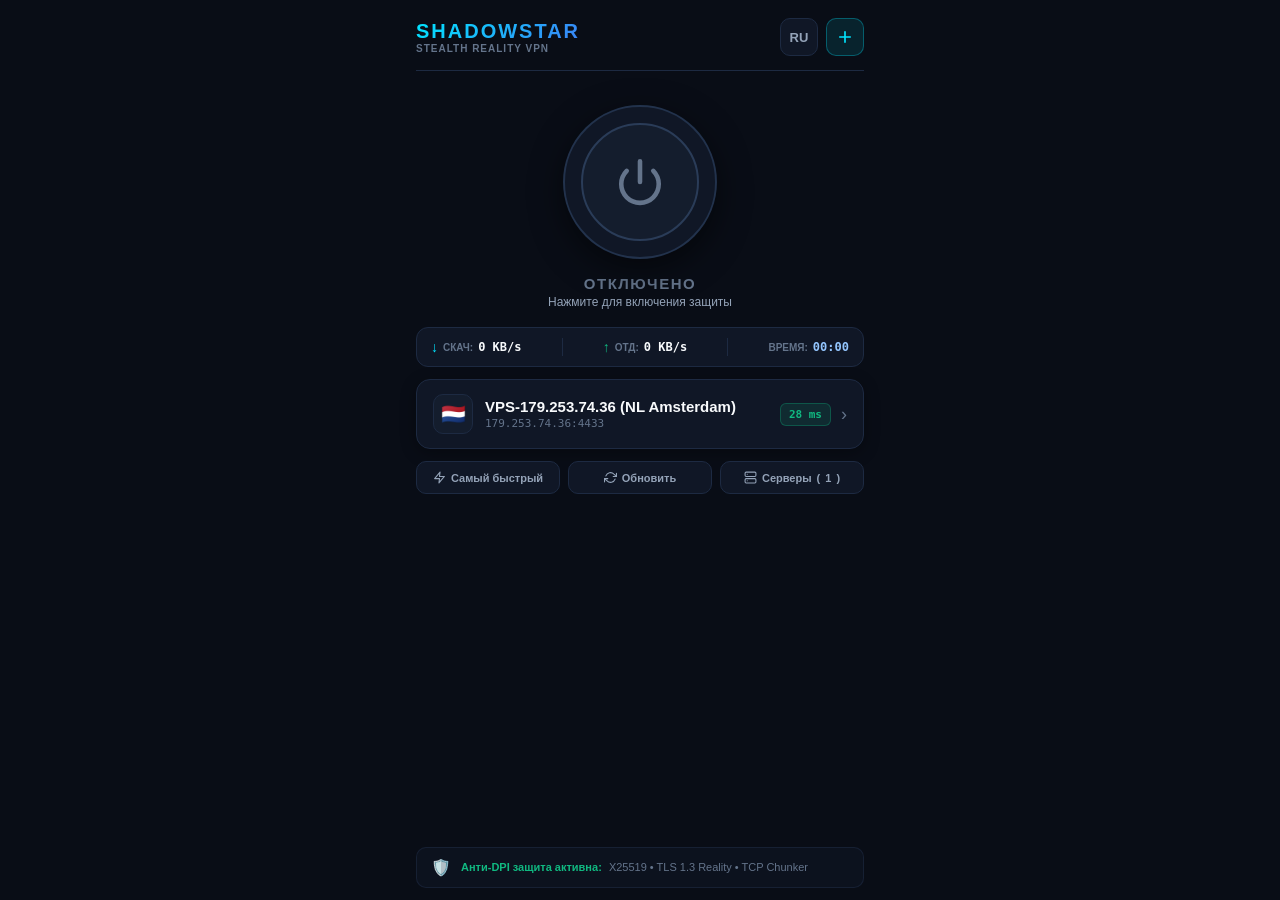
<file: mobile/web/index.html>
<!DOCTYPE html>
<html lang="ru">
<head>
  <meta charset="UTF-8">
  <meta name="viewport" content="width=device-width, initial-scale=1.0, maximum-scale=1.0, user-scalable=no, viewport-fit=cover">
  <title>ShadowStar Mobile VPN</title>
  <meta name="theme-color" content="#090D16">
  <meta name="apple-mobile-web-app-capable" content="yes">
  <meta name="apple-mobile-web-app-status-bar-style" content="black-translucent">
  <link rel="icon" type="image/x-icon" href="./favicon.ico">
  <link rel="manifest" href="./manifest.json">
  <link rel="stylesheet" href="./style.css">
</head>
<body>

  <div class="mobile-container">
    <!-- Header -->
    <header class="app-header">
      <div class="brand-group">
        <div class="brand-title">SHADOWSTAR</div>
        <div class="brand-sub">STEALTH REALITY VPN</div>
      </div>
      <div class="header-actions">
        <button class="update-badge" id="header-update-badge" style="display: none;" onclick="openUpdateModal()" title="Доступно обновление">
          ★ <span id="header-update-tag">NEW</span>
        </button>
        <button class="header-btn" onclick="toggleLanguage()" id="lang-btn" title="RU / EN">RU</button>
        <button class="header-btn primary" onclick="openAddModal()" title="Добавить узел">
          <svg class="icon" viewBox="0 0 24 24"><path d="M12 5v14M5 12h14"/></svg>
        </button>
      </div>
    </header>

    <!-- Update Notification Banner -->
    <div class="update-banner" id="update-banner" style="display: none;" onclick="openUpdateModal()">
      <div class="update-banner-left">
        <span class="update-dot"></span>
        <div>
          <div class="update-banner-title" data-i18n="updateBannerTitle">Доступно обновление</div>
          <div class="update-banner-sub" id="update-banner-sub">ShadowStar v1.4.1</div>
        </div>
      </div>
      <button class="update-banner-btn" type="button" data-i18n="btnUpdate">Обновить</button>
    </div>

    <!-- Main Single-Screen Dashboard -->
    <main class="dashboard-main">
      <!-- Big Center Power Button -->
      <section class="power-section">
        <div class="power-btn-outer" id="power-btn" onclick="toggleConnect()">
          <div class="power-btn-inner">
            <svg class="power-svg" viewBox="0 0 24 24">
              <path d="M18.36 6.64a9 9 0 1 1-12.73 0M12 2v10"/>
            </svg>
          </div>
        </div>
        <div class="status-badge" id="status-badge" data-i18n="statusOff">ОТКЛЮЧЕНО</div>
        <div class="status-sub" id="status-sub" data-i18n="statusSubOff">Нажмите для включения защиты</div>
      </section>

      <!-- Compact Telemetry Speed Bar -->
      <section class="telemetry-bar">
        <div class="telem-item">
          <span class="telem-arrow down">↓</span>
          <span class="telem-label" data-i18n="downShort">СКАЧ:</span>
          <span class="telem-val" id="speed-down-val">0 KB/s</span>
        </div>
        <div class="telem-divider"></div>
        <div class="telem-item">
          <span class="telem-arrow up">↑</span>
          <span class="telem-label" data-i18n="upShort">ОТД:</span>
          <span class="telem-val" id="speed-up-val">0 KB/s</span>
        </div>
        <div class="telem-divider"></div>
        <div class="telem-item">
          <span class="telem-label" data-i18n="timeShort">ВРЕМЯ:</span>
          <span class="telem-val uptime" id="uptime-val">00:00</span>
        </div>
      </section>

      <!-- Active Server Selector Card (Tap opens bottom sheet) -->
      <section class="active-server-card" onclick="openServersSheet()" id="active-server-card">
        <div class="server-card-left">
          <div class="server-flag-box" id="active-flag">🌐</div>
          <div class="server-info">
            <div class="server-name" id="active-server-name" data-i18n="noNodes">Нет серверов</div>
            <div class="server-addr" id="active-server-addr">Нажмите, чтобы добавить</div>
          </div>
        </div>
        <div class="server-card-right">
          <span class="server-ping-badge" id="active-server-ping">-- ms</span>
          <span class="server-chevron">›</span>
        </div>
      </section>

      <!-- Quick Action Buttons -->
      <section class="quick-actions">
        <button class="action-pill" onclick="selectAutoBest()" title="Самый быстрый сервер">
          <svg class="icon-inline" viewBox="0 0 24 24"><polygon points="13 2 3 14 12 14 11 22 21 10 12 10 13 2"/></svg>
          <span data-i18n="toolFastest">Самый быстрый</span>
        </button>
        <button class="action-pill" onclick="updateSubscriptionNow()" title="Обновить список серверов">
          <svg class="icon-inline" viewBox="0 0 24 24"><path d="M23 4v6h-6M1 20v-6h6"/><path d="M3.51 9a9 9 0 0 1 14.85-3.36L23 10M1 14l4.64 4.36A9 9 0 0 0 20.49 15"/></svg>
          <span data-i18n="toolUpdateSub">Обновить</span>
        </button>
        <button class="action-pill" onclick="openServersSheet()" title="Все серверы">
          <svg class="icon-inline" viewBox="0 0 24 24"><rect x="2" y="2" width="20" height="8" rx="2"/><rect x="2" y="14" width="20" height="8" rx="2"/><line x1="6" y1="6" x2="6.01" y2="6"/><line x1="6" y1="18" x2="6.01" y2="18"/></svg>
          <span data-i18n="tabServers">Серверы</span> (<span id="nodes-count-pill">0</span>)
        </button>
      </section>

      <!-- Subtle Stealth Camouflage Status -->
      <section class="stealth-footer">
        <div class="stealth-shield-icon">🛡️</div>
        <div class="stealth-text">
          <span class="stealth-label" data-i18n="shieldActive">Анти-DPI защита активна:</span>
          <span class="stealth-sub">X25519 • TLS 1.3 Reality • TCP Chunker</span>
        </div>
      </section>
    </main>
  </div>

  <!-- Server Selection Bottom Sheet -->
  <div class="modal-overlay" id="sheet-servers">
    <div class="modal-sheet">
      <div class="sheet-handle"></div>
      <div class="modal-header">
        <div class="modal-title">
          <span data-i18n="nodesHeader">Серверы</span> (<span id="servers-sheet-count">0</span>)
        </div>
        <button class="modal-close" onclick="closeModal('sheet-servers')">
          <svg class="icon" viewBox="0 0 24 24"><path d="M18 6L6 18M6 6l12 12"/></svg>
        </button>
      </div>

      <div class="sheet-toolbar">
        <button class="sheet-tool-btn" onclick="selectAutoBest()">
          ⚡ <span data-i18n="toolFastest">Самый быстрый</span>
        </button>
        <button class="sheet-tool-btn" onclick="updateSubscriptionNow()">
          🔄 <span data-i18n="toolUpdateSub">Синхронизация</span>
        </button>
        <button class="sheet-tool-btn primary" onclick="closeModal('sheet-servers'); openAddModal();">
          ➕ <span data-i18n="btnAddShort">Добавить</span>
        </button>
      </div>

      <div class="sheet-servers-list" id="sheet-servers-list">
        <!-- Rendered dynamically via JavaScript -->
      </div>
    </div>
  </div>

  <!-- Simplified 1-Field Smart Add Modal -->
  <div class="modal-overlay" id="modal-add">
    <div class="modal-sheet">
      <div class="sheet-handle"></div>
      <div class="modal-header">
        <div class="modal-title" data-i18n="modalAddTitle">Добавить узел или подписку</div>
        <button class="modal-close" onclick="closeModal('modal-add')">
          <svg class="icon" viewBox="0 0 24 24"><path d="M18 6L6 18M6 6l12 12"/></svg>
        </button>
      </div>

      <div class="smart-input-box">
        <label class="input-label" data-i18n="smartInputLabel">Ключ, ссылка shadowstar:// или URL подписки</label>
        <textarea class="smart-textarea" id="smart-input" rows="3" data-i18n-ph="smartInputPh" placeholder="Вставьте shadowstar:// ссылку, IP:Port:Key, мастер-ключ или https:// URL подписки"></textarea>
        
        <div class="smart-btn-row">
          <button class="paste-btn" type="button" onclick="pasteSmartInput()">
            <svg class="icon-sm" viewBox="0 0 24 24"><path d="M16 4h2a2 2 0 0 1 2 2v14a2 2 0 0 1-2 2H6a2 2 0 0 1-2-2V6a2 2 0 0 1 2-2h2"/><rect x="8" y="2" width="8" height="4" rx="1" ry="1"/></svg>
            <span data-i18n="btnPaste">Вставить из буфера</span>
          </button>
          <button class="clear-btn" type="button" onclick="document.getElementById('smart-input').value=''">✕</button>
        </div>
      </div>

      <div class="smart-hints">
        <div class="hint-bullet">• <b>shadowstar://</b> — автоматический импорт параметров узла</div>
        <div class="hint-bullet">• <b>IP:Port:Key</b> — быстрое ручное подключение</div>
        <div class="hint-bullet">• <b>32-байтный ключ</b> — мгновенное подключение к дефолтному серверу</div>
        <div class="hint-bullet">• <b>https://...</b> — загрузка списка узлов из внешней подписки</div>
      </div>

      <button class="btn-primary" type="button" onclick="submitSmartInput()" data-i18n="btnAddConnect">Добавить и подключить</button>
    </div>
  </div>

  <!-- Update Modal (GitHub Release) -->
  <div class="modal-overlay" id="modal-update">
    <div class="modal-sheet">
      <div class="sheet-handle"></div>
      <div class="modal-header">
        <div class="modal-title" data-i18n="updateModalTitle">Обновление ShadowStar</div>
        <button class="modal-close" onclick="closeModal('modal-update')">
          <svg class="icon" viewBox="0 0 24 24"><path d="M18 6L6 18M6 6l12 12"/></svg>
        </button>
      </div>

      <div class="update-modal-body">
        <div class="update-tag-row">
          <span class="update-new-tag" id="update-new-tag">v1.4.1</span>
          <span class="update-cur-tag" id="update-cur-tag">текущая: v1.4.0</span>
        </div>
        <div class="update-notes-box" id="update-notes-box">
          Загрузка информации о релизе...
        </div>

        <div id="update-progress-container" style="display: none; margin: 16px 0;">
          <div class="progress-label" id="update-progress-status">Скачивание...</div>
          <div class="progress-bar-bg">
            <div class="progress-bar-fill" id="update-progress-fill" style="width: 0%;"></div>
          </div>
        </div>

        <div class="update-btn-group">
          <button class="btn-primary" id="btn-apply-update" onclick="applyUpdateNow()" data-i18n="btnInstallUpdate">
            Установить обновление
          </button>
          <a class="btn-secondary" id="btn-apk-download" href="#" onclick="openApkDownload(event)" style="display: none; text-align: center; text-decoration: none;" data-i18n="btnDownloadApk">
            Скачать ShadowStar.apk
          </a>
        </div>
      </div>
    </div>
  </div>

  <!-- Floating Toast Notification -->
  <div class="toast" id="toast">Уведомление</div>

  <script src="./app.js"></script>
</body>
</html>
</file>
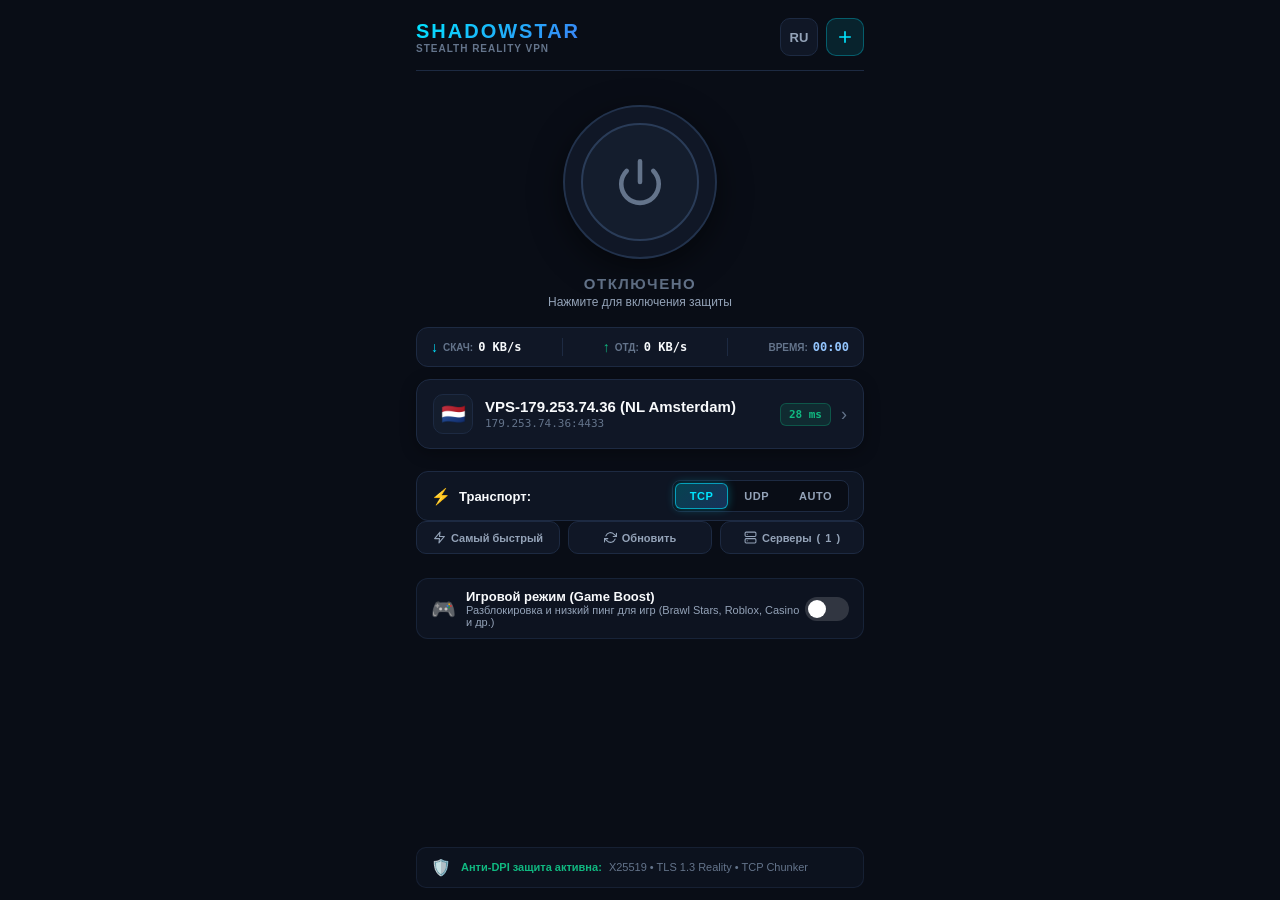
<file: pkg/mobile/web/index.html>
<!DOCTYPE html>
<html lang="ru">
<head>
  <meta charset="UTF-8">
  <meta name="viewport" content="width=device-width, initial-scale=1.0, maximum-scale=1.0, user-scalable=no, viewport-fit=cover">
  <title>ShadowStar Mobile VPN</title>
  <meta name="theme-color" content="#090D16">
  <meta name="apple-mobile-web-app-capable" content="yes">
  <meta name="apple-mobile-web-app-status-bar-style" content="black-translucent">
  <link rel="icon" type="image/x-icon" href="./favicon.ico">
  <link rel="manifest" href="./manifest.json">
  <link rel="stylesheet" href="./style.css">
</head>
<body>

  <div class="mobile-container">
    <!-- Header -->
    <header class="app-header">
      <div class="brand-group">
        <div class="brand-title">SHADOWSTAR</div>
        <div class="brand-sub">STEALTH REALITY VPN</div>
      </div>
      <div class="header-actions">
        <button class="update-badge" id="header-update-badge" style="display: none;" onclick="openUpdateModal()" title="Доступно обновление">
          ★ <span id="header-update-tag">NEW</span>
        </button>
        <button class="header-btn" onclick="toggleLanguage()" id="lang-btn" title="RU / EN">RU</button>
        <button class="header-btn primary" onclick="openAddModal()" title="Добавить узел">
          <svg class="icon" viewBox="0 0 24 24"><path d="M12 5v14M5 12h14"/></svg>
        </button>
      </div>
    </header>

    <!-- Update Notification Banner -->
    <div class="update-banner" id="update-banner" style="display: none;" onclick="openUpdateModal()">
      <div class="update-banner-left">
        <span class="update-dot"></span>
        <div>
          <div class="update-banner-title" data-i18n="updateBannerTitle">Доступно обновление</div>
          <div class="update-banner-sub" id="update-banner-sub">ShadowStar</div>
        </div>
      </div>
      <div style="display: flex; align-items: center; gap: 8px;">
        <button class="update-banner-btn" type="button" data-i18n="btnUpdate">Обновить</button>
        <button class="update-banner-close" type="button" onclick="dismissUpdateBanner(event)" title="Закрыть" aria-label="Закрыть">✕</button>
      </div>
    </div>

    <!-- Main Single-Screen Dashboard -->
    <main class="dashboard-main">
      <!-- Big Center Power Button -->
      <section class="power-section">
        <div class="power-btn-outer" id="power-btn" onclick="toggleConnect()">
          <div class="power-btn-inner">
            <svg class="power-svg" viewBox="0 0 24 24">
              <path d="M18.36 6.64a9 9 0 1 1-12.73 0M12 2v10"/>
            </svg>
          </div>
        </div>
        <div class="status-badge" id="status-badge" data-i18n="statusOff">ОТКЛЮЧЕНО</div>
        <div class="status-sub" id="status-sub" data-i18n="statusSubOff">Нажмите для включения защиты</div>
      </section>

      <!-- Compact Telemetry Speed Bar -->
      <section class="telemetry-bar">
        <div class="telem-item">
          <span class="telem-arrow down">↓</span>
          <span class="telem-label" data-i18n="downShort">СКАЧ:</span>
          <span class="telem-val" id="speed-down-val">0 KB/s</span>
        </div>
        <div class="telem-divider"></div>
        <div class="telem-item">
          <span class="telem-arrow up">↑</span>
          <span class="telem-label" data-i18n="upShort">ОТД:</span>
          <span class="telem-val" id="speed-up-val">0 KB/s</span>
        </div>
        <div class="telem-divider"></div>
        <div class="telem-item">
          <span class="telem-label" data-i18n="timeShort">ВРЕМЯ:</span>
          <span class="telem-val uptime" id="uptime-val">00:00</span>
        </div>
      </section>

      <!-- Active Server Selector Card (Tap opens bottom sheet) -->
      <section class="active-server-card" onclick="openServersSheet()" id="active-server-card">
        <div class="server-card-left">
          <div class="server-flag-box" id="active-flag">🌐</div>
          <div class="server-info">
            <div class="server-name" id="active-server-name" data-i18n="noNodes">Нет серверов</div>
            <div class="server-addr" id="active-server-addr">Нажмите, чтобы добавить</div>
          </div>
        </div>
        <div class="server-card-right">
          <span class="server-ping-badge" id="active-server-ping">-- ms</span>
          <span class="server-chevron">›</span>
        </div>
      </section>

      <!-- Protocol Transport Segmented Control (TCP / UDP / Auto) -->
      <section class="transport-segment-card">
        <div class="transport-label-group">
          <span class="transport-icon">⚡</span>
          <span class="transport-label" data-i18n="transportLabel">Транспорт:</span>
        </div>
        <div class="segmented-control" id="transport-segmented">
          <button type="button" class="segment-btn active" data-val="tcp" onclick="selectTransport('tcp')">TCP</button>
          <button type="button" class="segment-btn" data-val="udp" onclick="selectTransport('udp')">UDP</button>
          <button type="button" class="segment-btn" data-val="auto" onclick="selectTransport('auto')">AUTO</button>
        </div>
      </section>

      <!-- Quick Action Buttons -->
      <section class="quick-actions">
        <button class="action-pill" onclick="selectAutoBest()" title="Самый быстрый сервер">
          <svg class="icon-inline" viewBox="0 0 24 24"><polygon points="13 2 3 14 12 14 11 22 21 10 12 10 13 2"/></svg>
          <span data-i18n="toolFastest">Самый быстрый</span>
        </button>
        <button class="action-pill" onclick="updateSubscriptionNow()" title="Обновить список серверов">
          <svg class="icon-inline" viewBox="0 0 24 24"><path d="M23 4v6h-6M1 20v-6h6"/><path d="M3.51 9a9 9 0 0 1 14.85-3.36L23 10M1 14l4.64 4.36A9 9 0 0 0 20.49 15"/></svg>
          <span data-i18n="toolUpdateSub">Обновить</span>
        </button>
        <button class="action-pill" onclick="openServersSheet()" title="Все серверы">
          <svg class="icon-inline" viewBox="0 0 24 24"><rect x="2" y="2" width="20" height="8" rx="2"/><rect x="2" y="14" width="20" height="8" rx="2"/><line x1="6" y1="6" x2="6.01" y2="6"/><line x1="6" y1="18" x2="6.01" y2="18"/></svg>
          <span data-i18n="tabServers">Серверы</span> (<span id="nodes-count-pill">0</span>)
        </button>
      </section>

      <!-- Game Mode / Low-Latency Game Boost Switch -->
      <section class="game-mode-card" id="game-mode-card">
        <div class="game-mode-left">
          <span class="game-mode-icon">🎮</span>
          <div class="game-mode-info">
            <div class="game-mode-title" data-i18n="gameModeTitle">Игровой режим (Game Boost)</div>
            <div class="game-mode-sub" data-i18n="gameModeSub">Разблокировка и низкий пинг для игр (Brawl Stars, Roblox, Casino и др.)</div>
          </div>
        </div>
        <label class="toggle-switch" title="Включить игровой режим (минимальный пинг и доступ к заблокированным играм)">
          <input type="checkbox" id="game-mode-toggle" onchange="toggleGameMode(this.checked)">
          <span class="toggle-slider"></span>
        </label>
      </section>

      <!-- Subtle Stealth Camouflage Status -->
      <section class="stealth-footer">
        <div class="stealth-shield-icon">🛡️</div>
        <div class="stealth-text">
          <span class="stealth-label" data-i18n="shieldActive">Анти-DPI защита активна:</span>
          <span class="stealth-sub">X25519 • TLS 1.3 Reality • TCP Chunker</span>
        </div>
      </section>
    </main>
  </div>

  <!-- Server Selection Bottom Sheet -->
  <div class="modal-overlay" id="sheet-servers">
    <div class="modal-sheet">
      <div class="sheet-handle"></div>
      <div class="modal-header">
        <div class="modal-title">
          <span data-i18n="nodesHeader">Серверы</span> (<span id="servers-sheet-count">0</span>)
        </div>
        <button class="modal-close" onclick="closeModal('sheet-servers')">
          <svg class="icon" viewBox="0 0 24 24"><path d="M18 6L6 18M6 6l12 12"/></svg>
        </button>
      </div>

      <div class="sheet-toolbar">
        <button class="sheet-tool-btn" onclick="selectAutoBest()">
          ⚡ <span data-i18n="toolFastest">Самый быстрый</span>
        </button>
        <button class="sheet-tool-btn" onclick="updateSubscriptionNow()">
          🔄 <span data-i18n="toolUpdateSub">Синхронизация</span>
        </button>
        <button class="sheet-tool-btn primary" onclick="closeModal('sheet-servers'); openAddModal();">
          ➕ <span data-i18n="btnAddShort">Добавить</span>
        </button>
      </div>

      <div class="sheet-servers-list" id="sheet-servers-list">
        <!-- Rendered dynamically via JavaScript -->
      </div>
    </div>
  </div>

  <!-- Simplified 1-Field Smart Add Modal -->
  <div class="modal-overlay" id="modal-add">
    <div class="modal-sheet">
      <div class="sheet-handle"></div>
      <div class="modal-header">
        <div class="modal-title" data-i18n="modalAddTitle">Добавить узел или подписку</div>
        <button class="modal-close" onclick="closeModal('modal-add')">
          <svg class="icon" viewBox="0 0 24 24"><path d="M18 6L6 18M6 6l12 12"/></svg>
        </button>
      </div>

      <div class="smart-input-box">
        <label class="input-label" data-i18n="smartInputLabel">Ключ, ссылка shadowstar:// или URL подписки</label>
        <textarea class="smart-textarea" id="smart-input" rows="3" data-i18n-ph="smartInputPh" placeholder="Вставьте shadowstar:// ссылку, IP:Port:Key, мастер-ключ или https:// URL подписки"></textarea>
        
        <div class="smart-btn-row">
          <button class="paste-btn" type="button" onclick="pasteSmartInput()">
            <svg class="icon-sm" viewBox="0 0 24 24"><path d="M16 4h2a2 2 0 0 1 2 2v14a2 2 0 0 1-2 2H6a2 2 0 0 1-2-2V6a2 2 0 0 1 2-2h2"/><rect x="8" y="2" width="8" height="4" rx="1" ry="1"/></svg>
            <span data-i18n="btnPaste">Вставить из буфера</span>
          </button>
          <button class="clear-btn" type="button" onclick="document.getElementById('smart-input').value=''">✕</button>
        </div>
      </div>

      <div class="smart-hints">
        <div class="hint-bullet">• <b>shadowstar://</b> — автоматический импорт параметров узла</div>
        <div class="hint-bullet">• <b>IP:Port:Key</b> — быстрое ручное подключение</div>
        <div class="hint-bullet">• <b>32-байтный ключ</b> — мгновенное подключение к дефолтному серверу</div>
        <div class="hint-bullet">• <b>https://...</b> — загрузка списка узлов из внешней подписки</div>
      </div>

      <button class="btn-primary" type="button" onclick="submitSmartInput()" data-i18n="btnAddConnect">Добавить и подключить</button>
    </div>
  </div>

  <!-- Update Modal (GitHub Release) -->
  <div class="modal-overlay" id="modal-update">
    <div class="modal-sheet">
      <div class="sheet-handle"></div>
      <div class="modal-header">
        <div class="modal-title" data-i18n="updateModalTitle">Обновление ShadowStar</div>
        <button class="modal-close" onclick="closeModal('modal-update')">
          <svg class="icon" viewBox="0 0 24 24"><path d="M18 6L6 18M6 6l12 12"/></svg>
        </button>
      </div>

      <div class="update-modal-body">
        <div class="update-tag-row">
          <span class="update-new-tag" id="update-new-tag">v1.4.1</span>
          <span class="update-cur-tag" id="update-cur-tag">текущая: v1.4.0</span>
        </div>
        <div class="update-notes-box" id="update-notes-box">
          Загрузка информации о релизе...
        </div>

        <div id="update-progress-container" style="display: none; margin: 16px 0;">
          <div class="progress-label" id="update-progress-status">Скачивание...</div>
          <div class="progress-bar-bg">
            <div class="progress-bar-fill" id="update-progress-fill" style="width: 0%;"></div>
          </div>
        </div>

        <div class="update-btn-group">
          <button class="btn-primary" id="btn-apply-update" onclick="applyUpdateNow()" data-i18n="btnInstallUpdate">
            Установить обновление
          </button>
          <a class="btn-secondary" id="btn-apk-download" href="#" onclick="openApkDownload(event)" style="display: none; text-align: center; text-decoration: none;" data-i18n="btnDownloadApk">
            Скачать ShadowStar.apk
          </a>
        </div>
      </div>
    </div>
  </div>

  <!-- Floating Toast Notification -->
  <div class="toast" id="toast">Уведомление</div>

  <script src="./app.js"></script>
</body>
</html>
</file>
<file: mobile/web/style.css>
:root {
  --bg-primary: #090D16;
  --bg-card: #101726;
  --bg-card-hover: #162238;
  --bg-card-active: #142034;
  --border-subtle: #1D2A42;
  --border-focus: #283954;
  --accent-cyan: #00E5FF;
  --accent-green: #10B981;
  --accent-red: #EF4444;
  --accent-amber: #F59E0B;
  --text-main: #F8FAFC;
  --text-muted: #94A3B8;
  --text-dim: #64748B;
  --font-family: -apple-system, BlinkMacSystemFont, "Segoe UI", Roboto, "Helvetica Neue", sans-serif;
  --font-mono: ui-monospace, SFMono-Regular, Menlo, Monaco, Consolas, monospace;
}

* {
  box-sizing: border-box;
  margin: 0;
  padding: 0;
  -webkit-tap-highlight-color: transparent;
}

body {
  background: var(--bg-primary);
  color: var(--text-main);
  font-family: var(--font-family);
  min-height: 100vh;
  padding-bottom: env(safe-area-inset-bottom, 20px);
  overflow-x: hidden;
  user-select: none;
}

.mobile-container {
  max-width: 480px;
  margin: 0 auto;
  padding: 12px 16px;
  display: flex;
  flex-direction: column;
  min-height: 100vh;
  box-sizing: border-box;
}

/* Header */
.app-header {
  display: flex;
  justify-content: space-between;
  align-items: center;
  padding: 6px 0 14px;
  border-bottom: 1px solid var(--border-subtle);
}

.brand-group {
  display: flex;
  flex-direction: column;
}

.brand-title {
  font-size: 20px;
  font-weight: 800;
  letter-spacing: 2px;
  background: linear-gradient(135deg, #00E5FF, #3B82F6);
  -webkit-background-clip: text;
  -webkit-text-fill-color: transparent;
}

.brand-sub {
  font-size: 10px;
  color: var(--text-dim);
  font-weight: 600;
  letter-spacing: 1px;
}

.header-actions {
  display: flex;
  align-items: center;
  gap: 8px;
}

.update-badge {
  background: rgba(245, 158, 11, 0.15);
  border: 1px solid rgba(245, 158, 11, 0.4);
  color: #FBBF24;
  padding: 6px 10px;
  border-radius: 8px;
  font-size: 11px;
  font-weight: 800;
  cursor: pointer;
  display: flex;
  align-items: center;
  gap: 4px;
  animation: pulseGold 2s infinite ease-in-out;
}

@keyframes pulseGold {
  0%, 100% { transform: scale(1); box-shadow: 0 0 0 rgba(245, 158, 11, 0); }
  50% { transform: scale(1.04); box-shadow: 0 0 10px rgba(245, 158, 11, 0.4); }
}

.header-btn {
  background: var(--bg-card);
  border: 1px solid var(--border-subtle);
  color: var(--text-muted);
  min-width: 38px;
  height: 38px;
  border-radius: 10px;
  display: flex;
  align-items: center;
  justify-content: center;
  font-size: 13px;
  font-weight: 700;
  cursor: pointer;
  padding: 0 8px;
  transition: all 0.2s ease;
}

.header-btn.primary {
  background: rgba(0, 229, 255, 0.1);
  border-color: rgba(0, 229, 255, 0.3);
  color: var(--accent-cyan);
}

.header-btn:active {
  transform: scale(0.92);
}

/* Update Banner */
.update-banner {
  background: linear-gradient(90deg, rgba(245, 158, 11, 0.16), rgba(0, 229, 255, 0.1));
  border: 1px solid rgba(245, 158, 11, 0.35);
  border-radius: 12px;
  padding: 10px 14px;
  margin-top: 12px;
  display: flex;
  justify-content: space-between;
  align-items: center;
  cursor: pointer;
  animation: slideDown 0.3s ease;
}

@keyframes slideDown {
  from { opacity: 0; transform: translateY(-8px); }
  to { opacity: 1; transform: translateY(0); }
}

.update-banner-left {
  display: flex;
  align-items: center;
  gap: 10px;
}

.update-dot {
  width: 8px;
  height: 8px;
  border-radius: 50%;
  background: #F59E0B;
  box-shadow: 0 0 8px #F59E0B;
}

.update-banner-title {
  font-size: 13px;
  font-weight: 700;
  color: #FEF08A;
}

.update-banner-sub {
  font-size: 11px;
  color: var(--text-muted);
}

.update-banner-btn {
  background: #F59E0B;
  color: #090D16;
  border: none;
  font-size: 11px;
  font-weight: 800;
  padding: 6px 12px;
  border-radius: 6px;
  cursor: pointer;
}

/* Dashboard Main */
.dashboard-main {
  display: flex;
  flex-direction: column;
  flex: 1;
  justify-content: space-between;
  padding-top: 10px;
}

/* Power Section */
.power-section {
  display: flex;
  flex-direction: column;
  align-items: center;
  justify-content: center;
  padding: 24px 0 18px;
}

.power-btn-outer {
  width: 154px;
  height: 154px;
  border-radius: 50%;
  display: flex;
  align-items: center;
  justify-content: center;
  cursor: pointer;
  background: #101726;
  border: 2px solid #22324C;
  box-shadow: 0 10px 32px rgba(0, 0, 0, 0.5);
  transition: all 0.35s cubic-bezier(0.4, 0, 0.2, 1);
  position: relative;
}

.power-btn-outer:active {
  transform: scale(0.94);
}

.power-btn-inner {
  width: 118px;
  height: 118px;
  border-radius: 50%;
  background: #141D2D;
  display: flex;
  align-items: center;
  justify-content: center;
  border: 2px solid #2A3C58;
  transition: all 0.35s ease;
}

.power-svg {
  width: 50px;
  height: 50px;
  stroke: var(--text-dim);
  stroke-width: 2.2;
  fill: none;
  stroke-linecap: round;
  stroke-linejoin: round;
  transition: all 0.35s ease;
}

/* State: Connected */
.power-btn-outer.connected {
  border-color: var(--accent-green);
  box-shadow: 0 0 36px rgba(16, 185, 129, 0.4), inset 0 0 20px rgba(16, 185, 129, 0.15);
}

.power-btn-outer.connected .power-btn-inner {
  background: rgba(16, 185, 129, 0.18);
  border-color: var(--accent-green);
}

.power-btn-outer.connected .power-svg {
  stroke: var(--accent-green);
  filter: drop-shadow(0 0 8px rgba(16, 185, 129, 0.9));
}

/* State: Connecting */
.power-btn-outer.connecting {
  border-color: var(--accent-amber);
  box-shadow: 0 0 32px rgba(245, 158, 11, 0.35);
  animation: connectingGlow 1.4s infinite alternate;
}

@keyframes connectingGlow {
  from { box-shadow: 0 0 12px rgba(245, 158, 11, 0.2); }
  to { box-shadow: 0 0 36px rgba(245, 158, 11, 0.5); }
}

.power-btn-outer.connecting .power-btn-inner {
  background: rgba(245, 158, 11, 0.15);
  border-color: var(--accent-amber);
}

.power-btn-outer.connecting .power-svg {
  stroke: var(--accent-amber);
}

.status-badge {
  margin-top: 16px;
  font-size: 15px;
  font-weight: 800;
  letter-spacing: 1.5px;
  color: var(--text-dim);
  text-align: center;
}

.status-badge.connected {
  color: var(--accent-green);
}

.status-badge.connecting {
  color: var(--accent-amber);
}

.status-sub {
  font-size: 12px;
  color: var(--text-muted);
  margin-top: 3px;
  text-align: center;
}

/* Telemetry Speed Bar */
.telemetry-bar {
  display: flex;
  justify-content: space-between;
  align-items: center;
  background: var(--bg-card);
  border: 1px solid var(--border-subtle);
  border-radius: 12px;
  padding: 10px 14px;
  margin-bottom: 12px;
}

.telem-item {
  display: flex;
  align-items: center;
  gap: 5px;
  font-size: 12px;
}

.telem-arrow {
  font-weight: 900;
  font-size: 14px;
}

.telem-arrow.down {
  color: var(--accent-cyan);
}

.telem-arrow.up {
  color: var(--accent-green);
}

.telem-label {
  font-size: 10px;
  color: var(--text-dim);
  font-weight: 700;
}

.telem-val {
  font-family: var(--font-mono);
  font-weight: 700;
  color: var(--text-main);
}

.telem-val.uptime {
  color: #93C5FD;
}

.telem-divider {
  width: 1px;
  height: 18px;
  background: var(--border-subtle);
}

/* Active Server Selector Card */
.active-server-card {
  background: var(--bg-card);
  border: 1px solid var(--border-subtle);
  border-radius: 14px;
  padding: 14px 16px;
  margin-bottom: 12px;
  display: flex;
  justify-content: space-between;
  align-items: center;
  cursor: pointer;
  transition: all 0.2s ease;
  box-shadow: 0 4px 16px rgba(0, 0, 0, 0.3);
}

.active-server-card:active {
  transform: scale(0.98);
  border-color: var(--accent-cyan);
}

.server-card-left {
  display: flex;
  align-items: center;
  gap: 12px;
  min-width: 0;
  flex: 1;
}

.server-flag-box {
  width: 40px;
  height: 40px;
  border-radius: 10px;
  background: #141D2D;
  border: 1px solid var(--border-subtle);
  display: flex;
  align-items: center;
  justify-content: center;
  font-size: 20px;
  flex-shrink: 0;
}

.server-info {
  min-width: 0;
  flex: 1;
}

.server-name {
  font-size: 15px;
  font-weight: 700;
  color: var(--text-main);
  white-space: nowrap;
  overflow: hidden;
  text-overflow: ellipsis;
}

.server-addr {
  font-size: 11px;
  color: var(--text-dim);
  font-family: var(--font-mono);
  white-space: nowrap;
  overflow: hidden;
  text-overflow: ellipsis;
  margin-top: 2px;
}

.server-card-right {
  display: flex;
  align-items: center;
  gap: 10px;
  flex-shrink: 0;
}

.server-ping-badge {
  background: rgba(16, 185, 129, 0.12);
  color: var(--accent-green);
  border: 1px solid rgba(16, 185, 129, 0.3);
  font-size: 11px;
  font-weight: 800;
  padding: 4px 8px;
  border-radius: 6px;
  font-family: var(--font-mono);
}

.server-ping-badge.amber {
  background: rgba(245, 158, 11, 0.12);
  color: var(--accent-amber);
  border-color: rgba(245, 158, 11, 0.3);
}

.server-ping-badge.red {
  background: rgba(239, 68, 68, 0.12);
  color: var(--accent-red);
  border-color: rgba(239, 68, 68, 0.3);
}

.server-chevron {
  font-size: 18px;
  color: var(--text-dim);
  font-weight: 300;
}

/* Quick Action Pills */
.quick-actions {
  display: flex;
  gap: 8px;
  margin-bottom: 14px;
}

.action-pill {
  flex: 1;
  background: var(--bg-card);
  border: 1px solid var(--border-subtle);
  color: var(--text-muted);
  border-radius: 10px;
  padding: 9px 8px;
  font-size: 11px;
  font-weight: 700;
  cursor: pointer;
  display: flex;
  align-items: center;
  justify-content: center;
  gap: 5px;
  transition: all 0.2s;
  white-space: nowrap;
}

.action-pill:active {
  transform: scale(0.96);
  border-color: var(--accent-cyan);
  color: var(--accent-cyan);
}

/* Subtle Stealth Camouflage Status */
.stealth-footer {
  display: flex;
  align-items: center;
  gap: 10px;
  background: rgba(16, 23, 38, 0.6);
  border: 1px solid rgba(29, 42, 66, 0.6);
  border-radius: 10px;
  padding: 10px 14px;
  margin-top: auto;
}

.stealth-shield-icon {
  font-size: 16px;
  flex-shrink: 0;
}

.stealth-text {
  font-size: 11px;
  line-height: 1.3;
}

.stealth-label {
  color: var(--accent-green);
  font-weight: 700;
  margin-right: 4px;
}

.stealth-sub {
  color: var(--text-dim);
}

/* Modal Bottom Sheets */
.modal-overlay {
  position: fixed;
  top: 0;
  left: 0;
  right: 0;
  bottom: 0;
  background: rgba(0, 0, 0, 0.72);
  backdrop-filter: blur(8px);
  -webkit-backdrop-filter: blur(8px);
  display: flex;
  align-items: flex-end;
  justify-content: center;
  z-index: 200;
  opacity: 0;
  pointer-events: none;
  transition: opacity 0.25s ease;
}

.modal-overlay.open {
  opacity: 1;
  pointer-events: auto;
}

.modal-sheet {
  background: #101726;
  border: 1px solid #283954;
  border-top-left-radius: 20px;
  border-top-right-radius: 20px;
  padding: 12px 18px 24px;
  width: 100%;
  max-width: 480px;
  max-height: 85vh;
  overflow-y: auto;
  overflow-x: hidden;
  box-sizing: border-box;
  box-shadow: 0 -8px 36px rgba(0, 0, 0, 0.6);
  transform: translateY(100%);
  transition: transform 0.25s cubic-bezier(0.1, 0.9, 0.2, 1);
}

.modal-overlay.open .modal-sheet {
  transform: translateY(0);
}

.sheet-handle {
  width: 36px;
  height: 4px;
  border-radius: 2px;
  background: #2D3D58;
  margin: 0 auto 12px;
}

.modal-header {
  display: flex;
  justify-content: space-between;
  align-items: center;
  margin-bottom: 14px;
}

.modal-title {
  font-size: 16px;
  font-weight: 800;
  color: var(--text-main);
}

.modal-close {
  background: transparent;
  border: none;
  color: var(--text-muted);
  cursor: pointer;
  padding: 4px;
  display: flex;
  align-items: center;
  justify-content: center;
}

/* Sheet Toolbar */
.sheet-toolbar {
  display: flex;
  gap: 8px;
  margin-bottom: 12px;
}

.sheet-tool-btn {
  flex: 1;
  background: #141D2D;
  border: 1px solid var(--border-subtle);
  color: var(--text-muted);
  border-radius: 8px;
  padding: 8px 6px;
  font-size: 11px;
  font-weight: 700;
  cursor: pointer;
  display: flex;
  align-items: center;
  justify-content: center;
  gap: 4px;
  white-space: nowrap;
}

.sheet-tool-btn.primary {
  background: rgba(0, 229, 255, 0.12);
  border-color: rgba(0, 229, 255, 0.3);
  color: var(--accent-cyan);
}

.sheet-tool-btn:active {
  transform: scale(0.96);
}

/* Sheet Servers List */
.sheet-servers-list {
  display: flex;
  flex-direction: column;
  gap: 8px;
  max-height: 52vh;
  overflow-y: auto;
  padding-right: 2px;
}

.server-item {
  display: flex;
  justify-content: space-between;
  align-items: center;
  background: #131A2A;
  border: 1px solid var(--border-subtle);
  border-radius: 10px;
  padding: 10px 12px;
  cursor: pointer;
  transition: all 0.2s;
}

.server-item.active {
  border-color: var(--accent-cyan);
  background: rgba(0, 229, 255, 0.08);
}

.server-item-left {
  display: flex;
  align-items: center;
  gap: 10px;
  min-width: 0;
  flex: 1;
}

.server-item-flag {
  font-size: 18px;
  flex-shrink: 0;
}

.server-item-info {
  min-width: 0;
  flex: 1;
}

.server-item-name {
  font-size: 14px;
  font-weight: 700;
  color: var(--text-main);
  white-space: nowrap;
  overflow: hidden;
  text-overflow: ellipsis;
}

.server-item-addr {
  font-size: 11px;
  color: var(--text-dim);
  font-family: var(--font-mono);
  white-space: nowrap;
  overflow: hidden;
  text-overflow: ellipsis;
}

.server-item-right {
  display: flex;
  align-items: center;
  gap: 8px;
  flex-shrink: 0;
}

.server-item-del {
  background: transparent;
  border: none;
  color: var(--text-dim);
  padding: 6px;
  cursor: pointer;
  font-size: 14px;
  display: flex;
  align-items: center;
  justify-content: center;
  border-radius: 6px;
}

.server-item-del:active {
  color: var(--accent-red);
}

/* Smart 1-Field Add Modal */
.smart-input-box {
  margin-bottom: 14px;
}

.input-label {
  display: block;
  font-size: 12px;
  font-weight: 700;
  color: var(--text-dim);
  margin-bottom: 8px;
}

.smart-textarea {
  width: 100%;
  background: #141D2D;
  border: 1px solid var(--border-focus);
  border-radius: 10px;
  padding: 12px;
  color: var(--text-main);
  font-family: var(--font-mono);
  font-size: 13px;
  resize: none;
  outline: none;
  box-sizing: border-box;
}

.smart-textarea:focus {
  border-color: var(--accent-cyan);
}

.smart-btn-row {
  display: flex;
  gap: 8px;
  margin-top: 8px;
}

.paste-btn {
  flex: 1;
  background: #172235;
  border: 1px solid var(--border-subtle);
  color: var(--accent-cyan);
  padding: 8px 12px;
  border-radius: 8px;
  font-size: 12px;
  font-weight: 700;
  cursor: pointer;
  display: flex;
  align-items: center;
  justify-content: center;
  gap: 6px;
}

.paste-btn:active {
  background: #1D2C44;
}

.clear-btn {
  background: #172235;
  border: 1px solid var(--border-subtle);
  color: var(--text-dim);
  padding: 8px 14px;
  border-radius: 8px;
  font-size: 12px;
  cursor: pointer;
}

.smart-hints {
  background: #0B111D;
  border: 1px solid var(--border-subtle);
  border-radius: 10px;
  padding: 12px;
  margin-bottom: 16px;
  font-size: 11px;
  color: var(--text-muted);
  line-height: 1.6;
}

.hint-bullet b {
  color: var(--accent-cyan);
}

.btn-primary {
  width: 100%;
  background: linear-gradient(135deg, #00E5FF, #2563EB);
  border: none;
  color: #090D16;
  padding: 14px;
  border-radius: 10px;
  font-size: 14px;
  font-weight: 800;
  cursor: pointer;
  box-shadow: 0 4px 16px rgba(0, 229, 255, 0.35);
  transition: all 0.2s;
}

.btn-primary:active {
  transform: scale(0.98);
  opacity: 0.9;
}

.btn-secondary {
  width: 100%;
  background: #1A2538;
  border: 1px solid var(--border-subtle);
  color: var(--text-main);
  padding: 14px;
  border-radius: 10px;
  font-size: 13px;
  font-weight: 700;
  cursor: pointer;
  display: block;
  box-sizing: border-box;
}

.btn-secondary:active {
  background: #22324C;
}

/* Update Modal */
.update-tag-row {
  display: flex;
  align-items: center;
  gap: 10px;
  margin-bottom: 14px;
}

.update-new-tag {
  background: rgba(16, 185, 129, 0.15);
  border: 1px solid rgba(16, 185, 129, 0.4);
  color: var(--accent-green);
  font-size: 14px;
  font-weight: 800;
  padding: 4px 10px;
  border-radius: 6px;
  font-family: var(--font-mono);
}

.update-cur-tag {
  font-size: 12px;
  color: var(--text-dim);
}

.update-notes-box {
  background: #0B111D;
  border: 1px solid var(--border-subtle);
  border-radius: 10px;
  padding: 12px;
  font-size: 12px;
  line-height: 1.5;
  color: var(--text-muted);
  max-height: 160px;
  overflow-y: auto;
  white-space: pre-wrap;
  margin-bottom: 16px;
}

.progress-label {
  font-size: 11px;
  font-weight: 700;
  color: var(--accent-amber);
  margin-bottom: 6px;
}

.progress-bar-bg {
  width: 100%;
  height: 8px;
  background: #141D2D;
  border-radius: 4px;
  overflow: hidden;
  border: 1px solid var(--border-subtle);
}

.progress-bar-fill {
  height: 100%;
  background: linear-gradient(90deg, #10B981, #00E5FF);
  transition: width 0.2s ease;
}

.update-btn-group {
  display: flex;
  flex-direction: column;
  gap: 10px;
}

/* Floating Toast */
.toast {
  position: fixed;
  bottom: 24px;
  left: 50%;
  transform: translateX(-50%) translateY(80px);
  background: rgba(16, 23, 38, 0.95);
  border: 1px solid var(--accent-cyan);
  color: var(--text-main);
  padding: 10px 20px;
  border-radius: 24px;
  font-size: 13px;
  font-weight: 700;
  box-shadow: 0 8px 24px rgba(0, 0, 0, 0.5);
  pointer-events: none;
  opacity: 0;
  transition: all 0.3s cubic-bezier(0.1, 0.9, 0.2, 1);
  z-index: 300;
  white-space: nowrap;
}

.toast.show {
  transform: translateX(-50%) translateY(0);
  opacity: 1;
}

/* Icons */
.icon {
  width: 18px;
  height: 18px;
  stroke: currentColor;
  stroke-width: 2.2;
  fill: none;
  stroke-linecap: round;
  stroke-linejoin: round;
  display: inline-block;
}

.icon-sm {
  width: 14px;
  height: 14px;
  stroke: currentColor;
  stroke-width: 2;
  fill: none;
  stroke-linecap: round;
  stroke-linejoin: round;
  display: inline-block;
}

.icon-inline {
  width: 13px;
  height: 13px;
  stroke: currentColor;
  stroke-width: 2;
  fill: none;
  stroke-linecap: round;
  stroke-linejoin: round;
  vertical-align: -1px;
}
</file>
<file: pkg/mobile/web/style.css>
:root {
  --bg-primary: #090D16;
  --bg-card: #101726;
  --bg-card-hover: #162238;
  --bg-card-active: #142034;
  --border-subtle: #1D2A42;
  --border-focus: #283954;
  --accent-cyan: #00E5FF;
  --accent-green: #10B981;
  --accent-red: #EF4444;
  --accent-amber: #F59E0B;
  --text-main: #F8FAFC;
  --text-muted: #94A3B8;
  --text-dim: #64748B;
  --font-family: -apple-system, BlinkMacSystemFont, "Segoe UI", Roboto, "Helvetica Neue", sans-serif;
  --font-mono: ui-monospace, SFMono-Regular, Menlo, Monaco, Consolas, monospace;
}

* {
  box-sizing: border-box;
  margin: 0;
  padding: 0;
  -webkit-tap-highlight-color: transparent;
}

body {
  background: var(--bg-primary);
  color: var(--text-main);
  font-family: var(--font-family);
  min-height: 100vh;
  padding-bottom: env(safe-area-inset-bottom, 20px);
  overflow-x: hidden;
  user-select: none;
}

.mobile-container {
  max-width: 480px;
  margin: 0 auto;
  padding: 12px 16px;
  display: flex;
  flex-direction: column;
  min-height: 100vh;
  box-sizing: border-box;
}

/* Header */
.app-header {
  display: flex;
  justify-content: space-between;
  align-items: center;
  padding: 6px 0 14px;
  border-bottom: 1px solid var(--border-subtle);
}

.brand-group {
  display: flex;
  flex-direction: column;
}

.brand-title {
  font-size: 20px;
  font-weight: 800;
  letter-spacing: 2px;
  background: linear-gradient(135deg, #00E5FF, #3B82F6);
  -webkit-background-clip: text;
  -webkit-text-fill-color: transparent;
}

.brand-sub {
  font-size: 10px;
  color: var(--text-dim);
  font-weight: 600;
  letter-spacing: 1px;
}

.header-actions {
  display: flex;
  align-items: center;
  gap: 8px;
}

.update-badge {
  background: rgba(245, 158, 11, 0.15);
  border: 1px solid rgba(245, 158, 11, 0.4);
  color: #FBBF24;
  padding: 6px 10px;
  border-radius: 8px;
  font-size: 11px;
  font-weight: 800;
  cursor: pointer;
  display: flex;
  align-items: center;
  gap: 4px;
  animation: pulseGold 2s infinite ease-in-out;
}

@keyframes pulseGold {
  0%, 100% { transform: scale(1); box-shadow: 0 0 0 rgba(245, 158, 11, 0); }
  50% { transform: scale(1.04); box-shadow: 0 0 10px rgba(245, 158, 11, 0.4); }
}

.header-btn {
  background: var(--bg-card);
  border: 1px solid var(--border-subtle);
  color: var(--text-muted);
  min-width: 38px;
  height: 38px;
  border-radius: 10px;
  display: flex;
  align-items: center;
  justify-content: center;
  font-size: 13px;
  font-weight: 700;
  cursor: pointer;
  padding: 0 8px;
  transition: all 0.2s ease;
}

.header-btn.primary {
  background: rgba(0, 229, 255, 0.1);
  border-color: rgba(0, 229, 255, 0.3);
  color: var(--accent-cyan);
}

.header-btn:active {
  transform: scale(0.92);
}

/* Update Banner */
.update-banner {
  background: linear-gradient(90deg, rgba(245, 158, 11, 0.16), rgba(0, 229, 255, 0.1));
  border: 1px solid rgba(245, 158, 11, 0.35);
  border-radius: 12px;
  padding: 10px 14px;
  margin-top: 12px;
  display: flex;
  justify-content: space-between;
  align-items: center;
  cursor: pointer;
  animation: slideDown 0.3s ease;
}

@keyframes slideDown {
  from { opacity: 0; transform: translateY(-8px); }
  to { opacity: 1; transform: translateY(0); }
}

.update-banner-left {
  display: flex;
  align-items: center;
  gap: 10px;
}

.update-dot {
  width: 8px;
  height: 8px;
  border-radius: 50%;
  background: #F59E0B;
  box-shadow: 0 0 8px #F59E0B;
}

.update-banner-title {
  font-size: 13px;
  font-weight: 700;
  color: #FEF08A;
}

.update-banner-sub {
  font-size: 11px;
  color: var(--text-muted);
}

.update-banner-btn {
  background: #F59E0B;
  color: #090D16;
  border: none;
  font-size: 11px;
  font-weight: 800;
  padding: 6px 12px;
  border-radius: 6px;
  cursor: pointer;
  transition: transform 0.15s ease, opacity 0.15s ease;
}

.update-banner-btn:active {
  transform: scale(0.95);
}

.update-banner-close {
  background: transparent;
  border: none;
  color: var(--text-muted);
  font-size: 14px;
  cursor: pointer;
  padding: 4px 8px;
  border-radius: 6px;
  line-height: 1;
  display: flex;
  align-items: center;
  justify-content: center;
  transition: color 0.15s ease, background 0.15s ease;
}

.update-banner-close:hover,
.update-banner-close:focus {
  color: #FFF;
  background: rgba(255, 255, 255, 0.12);
}

/* Dashboard Main */
.dashboard-main {
  display: flex;
  flex-direction: column;
  flex: 1;
  justify-content: space-between;
  padding-top: 10px;
}

/* Power Section */
.power-section {
  display: flex;
  flex-direction: column;
  align-items: center;
  justify-content: center;
  padding: 24px 0 18px;
}

.power-btn-outer {
  width: 154px;
  height: 154px;
  border-radius: 50%;
  display: flex;
  align-items: center;
  justify-content: center;
  cursor: pointer;
  background: #101726;
  border: 2px solid #22324C;
  box-shadow: 0 10px 32px rgba(0, 0, 0, 0.5);
  transition: all 0.35s cubic-bezier(0.4, 0, 0.2, 1);
  position: relative;
}

.power-btn-outer:active {
  transform: scale(0.94);
}

.power-btn-inner {
  width: 118px;
  height: 118px;
  border-radius: 50%;
  background: #141D2D;
  display: flex;
  align-items: center;
  justify-content: center;
  border: 2px solid #2A3C58;
  transition: all 0.35s ease;
}

.power-svg {
  width: 50px;
  height: 50px;
  stroke: var(--text-dim);
  stroke-width: 2.2;
  fill: none;
  stroke-linecap: round;
  stroke-linejoin: round;
  transition: all 0.35s ease;
}

/* State: Connected */
.power-btn-outer.connected {
  border-color: var(--accent-green);
  box-shadow: 0 0 36px rgba(16, 185, 129, 0.4), inset 0 0 20px rgba(16, 185, 129, 0.15);
}

.power-btn-outer.connected .power-btn-inner {
  background: rgba(16, 185, 129, 0.18);
  border-color: var(--accent-green);
}

.power-btn-outer.connected .power-svg {
  stroke: var(--accent-green);
  filter: drop-shadow(0 0 8px rgba(16, 185, 129, 0.9));
}

/* State: Connecting */
.power-btn-outer.connecting {
  border-color: var(--accent-amber);
  box-shadow: 0 0 32px rgba(245, 158, 11, 0.35);
  animation: connectingGlow 1.4s infinite alternate;
}

@keyframes connectingGlow {
  from { box-shadow: 0 0 12px rgba(245, 158, 11, 0.2); }
  to { box-shadow: 0 0 36px rgba(245, 158, 11, 0.5); }
}

.power-btn-outer.connecting .power-btn-inner {
  background: rgba(245, 158, 11, 0.15);
  border-color: var(--accent-amber);
}

.power-btn-outer.connecting .power-svg {
  stroke: var(--accent-amber);
}

.status-badge {
  margin-top: 16px;
  font-size: 15px;
  font-weight: 800;
  letter-spacing: 1.5px;
  color: var(--text-dim);
  text-align: center;
}

.status-badge.connected {
  color: var(--accent-green);
}

.status-badge.connecting {
  color: var(--accent-amber);
}

.status-sub {
  font-size: 12px;
  color: var(--text-muted);
  margin-top: 3px;
  text-align: center;
}

/* Telemetry Speed Bar */
.telemetry-bar {
  display: flex;
  justify-content: space-between;
  align-items: center;
  background: var(--bg-card);
  border: 1px solid var(--border-subtle);
  border-radius: 12px;
  padding: 10px 14px;
  margin-bottom: 12px;
}

.telem-item {
  display: flex;
  align-items: center;
  gap: 5px;
  font-size: 12px;
}

.telem-arrow {
  font-weight: 900;
  font-size: 14px;
}

.telem-arrow.down {
  color: var(--accent-cyan);
}

.telem-arrow.up {
  color: var(--accent-green);
}

.telem-label {
  font-size: 10px;
  color: var(--text-dim);
  font-weight: 700;
}

.telem-val {
  font-family: var(--font-mono);
  font-weight: 700;
  color: var(--text-main);
}

.telem-val.uptime {
  color: #93C5FD;
}

.telem-divider {
  width: 1px;
  height: 18px;
  background: var(--border-subtle);
}

/* Active Server Selector Card */
.active-server-card {
  background: var(--bg-card);
  border: 1px solid var(--border-subtle);
  border-radius: 14px;
  padding: 14px 16px;
  margin-bottom: 12px;
  display: flex;
  justify-content: space-between;
  align-items: center;
  cursor: pointer;
  transition: all 0.2s ease;
  box-shadow: 0 4px 16px rgba(0, 0, 0, 0.3);
}

.active-server-card:active {
  transform: scale(0.98);
  border-color: var(--accent-cyan);
}

.server-card-left {
  display: flex;
  align-items: center;
  gap: 12px;
  min-width: 0;
  flex: 1;
}

.server-flag-box {
  width: 40px;
  height: 40px;
  border-radius: 10px;
  background: #141D2D;
  border: 1px solid var(--border-subtle);
  display: flex;
  align-items: center;
  justify-content: center;
  font-size: 20px;
  flex-shrink: 0;
}

.server-info {
  min-width: 0;
  flex: 1;
}

.server-name {
  font-size: 15px;
  font-weight: 700;
  color: var(--text-main);
  white-space: nowrap;
  overflow: hidden;
  text-overflow: ellipsis;
}

.server-addr {
  font-size: 11px;
  color: var(--text-dim);
  font-family: var(--font-mono);
  white-space: nowrap;
  overflow: hidden;
  text-overflow: ellipsis;
  margin-top: 2px;
}

.server-card-right {
  display: flex;
  align-items: center;
  gap: 10px;
  flex-shrink: 0;
}

.server-ping-badge {
  background: rgba(16, 185, 129, 0.12);
  color: var(--accent-green);
  border: 1px solid rgba(16, 185, 129, 0.3);
  font-size: 11px;
  font-weight: 800;
  padding: 4px 8px;
  border-radius: 6px;
  font-family: var(--font-mono);
}

.server-ping-badge.amber {
  background: rgba(245, 158, 11, 0.12);
  color: var(--accent-amber);
  border-color: rgba(245, 158, 11, 0.3);
}

.server-ping-badge.red {
  background: rgba(239, 68, 68, 0.12);
  color: var(--accent-red);
  border-color: rgba(239, 68, 68, 0.3);
}

.server-chevron {
  font-size: 18px;
  color: var(--text-dim);
  font-weight: 300;
}

/* Quick Action Pills */
.quick-actions {
  display: flex;
  gap: 8px;
  margin-bottom: 14px;
}

.action-pill {
  flex: 1;
  background: var(--bg-card);
  border: 1px solid var(--border-subtle);
  color: var(--text-muted);
  border-radius: 10px;
  padding: 9px 8px;
  font-size: 11px;
  font-weight: 700;
  cursor: pointer;
  display: flex;
  align-items: center;
  justify-content: center;
  gap: 5px;
  transition: all 0.2s;
  white-space: nowrap;
}

.action-pill:active {
  transform: scale(0.96);
  border-color: var(--accent-cyan);
  color: var(--accent-cyan);
}

/* Game Mode Split Tunneling Card */
.game-mode-card {
  display: flex;
  align-items: center;
  justify-content: space-between;
  background: rgba(16, 23, 38, 0.7);
  border: 1px solid rgba(29, 42, 66, 0.7);
  border-radius: 12px;
  padding: 10px 14px;
  margin-top: 10px;
  transition: border-color 0.2s ease;
}

.game-mode-left {
  display: flex;
  align-items: center;
  gap: 10px;
}

.game-mode-icon {
  font-size: 20px;
  flex-shrink: 0;
}

.game-mode-title {
  font-size: 13px;
  font-weight: 700;
  color: var(--text-primary);
}

.game-mode-sub {
  font-size: 11px;
  color: var(--text-muted);
}

.transport-segment-card {
  display: flex;
  align-items: center;
  justify-content: space-between;
  background: rgba(16, 23, 38, 0.85);
  border: 1px solid var(--border-subtle);
  border-radius: 12px;
  padding: 8px 14px;
  margin-top: 10px;
}

.transport-label-group {
  display: flex;
  align-items: center;
  gap: 8px;
}

.transport-icon {
  font-size: 16px;
  color: var(--accent-cyan);
}

.transport-label {
  font-size: 13px;
  font-weight: 700;
  color: var(--text-main);
}

.segmented-control {
  display: flex;
  background: rgba(9, 13, 22, 0.9);
  border: 1px solid var(--border-subtle);
  border-radius: 8px;
  padding: 2px;
  gap: 2px;
}

.segment-btn {
  background: transparent;
  border: none;
  color: var(--text-muted);
  font-size: 11px;
  font-weight: 800;
  letter-spacing: 0.5px;
  padding: 6px 14px;
  border-radius: 6px;
  cursor: pointer;
  transition: all 0.2s cubic-bezier(0.4, 0, 0.2, 1);
}

.segment-btn:hover {
  color: var(--text-main);
}

.segment-btn.active {
  background: linear-gradient(135deg, rgba(0, 229, 255, 0.25), rgba(59, 130, 246, 0.3));
  border: 1px solid rgba(0, 229, 255, 0.6);
  color: #00E5FF;
  box-shadow: 0 0 10px rgba(0, 229, 255, 0.3);
}

.transport-dropdown {
  background: rgba(22, 33, 56, 0.9);
  border: 1px solid rgba(0, 243, 255, 0.3);
  color: var(--text-primary, #ffffff);
  border-radius: 8px;
  padding: 6px 10px;
  font-size: 12px;
  font-weight: 600;
  outline: none;
  cursor: pointer;
  transition: all 0.2s ease;
}

.transport-dropdown:focus {
  border-color: #00f3ff;
  box-shadow: 0 0 8px rgba(0, 243, 255, 0.3);
}

/* Toggle Switch */
.toggle-switch {
  position: relative;
  display: inline-block;
  width: 44px;
  height: 24px;
  flex-shrink: 0;
}

.toggle-switch input {
  opacity: 0;
  width: 0;
  height: 0;
}

.toggle-slider {
  position: absolute;
  cursor: pointer;
  top: 0;
  left: 0;
  right: 0;
  bottom: 0;
  background-color: rgba(255, 255, 255, 0.15);
  transition: 0.25s;
  border-radius: 24px;
}

.toggle-slider:before {
  position: absolute;
  content: "";
  height: 18px;
  width: 18px;
  left: 3px;
  bottom: 3px;
  background-color: white;
  transition: 0.25s;
  border-radius: 50%;
}

.toggle-switch input:checked + .toggle-slider {
  background-color: var(--accent-cyan);
  box-shadow: 0 0 10px rgba(0, 229, 255, 0.4);
}

.toggle-switch input:checked + .toggle-slider:before {
  transform: translateX(20px);
  background-color: #090D16;
}

/* Subtle Stealth Camouflage Status */
.stealth-footer {
  display: flex;
  align-items: center;
  gap: 10px;
  background: rgba(16, 23, 38, 0.6);
  border: 1px solid rgba(29, 42, 66, 0.6);
  border-radius: 10px;
  padding: 10px 14px;
  margin-top: auto;
}

.stealth-shield-icon {
  font-size: 16px;
  flex-shrink: 0;
}

.stealth-text {
  font-size: 11px;
  line-height: 1.3;
}

.stealth-label {
  color: var(--accent-green);
  font-weight: 700;
  margin-right: 4px;
}

.stealth-sub {
  color: var(--text-dim);
}

/* Modal Bottom Sheets */
.modal-overlay {
  position: fixed;
  top: 0;
  left: 0;
  right: 0;
  bottom: 0;
  background: rgba(0, 0, 0, 0.72);
  backdrop-filter: blur(8px);
  -webkit-backdrop-filter: blur(8px);
  display: flex;
  align-items: flex-end;
  justify-content: center;
  z-index: 200;
  opacity: 0;
  pointer-events: none;
  transition: opacity 0.25s ease;
}

.modal-overlay.open {
  opacity: 1;
  pointer-events: auto;
}

.modal-sheet {
  background: #101726;
  border: 1px solid #283954;
  border-top-left-radius: 20px;
  border-top-right-radius: 20px;
  padding: 12px 18px 24px;
  width: 100%;
  max-width: 480px;
  max-height: 85vh;
  overflow-y: auto;
  overflow-x: hidden;
  box-sizing: border-box;
  box-shadow: 0 -8px 36px rgba(0, 0, 0, 0.6);
  transform: translateY(100%);
  transition: transform 0.25s cubic-bezier(0.1, 0.9, 0.2, 1);
}

.modal-overlay.open .modal-sheet {
  transform: translateY(0);
}

.sheet-handle {
  width: 36px;
  height: 4px;
  border-radius: 2px;
  background: #2D3D58;
  margin: 0 auto 12px;
}

.modal-header {
  display: flex;
  justify-content: space-between;
  align-items: center;
  margin-bottom: 14px;
}

.modal-title {
  font-size: 16px;
  font-weight: 800;
  color: var(--text-main);
}

.modal-close {
  background: transparent;
  border: none;
  color: var(--text-muted);
  cursor: pointer;
  padding: 4px;
  display: flex;
  align-items: center;
  justify-content: center;
}

/* Sheet Toolbar */
.sheet-toolbar {
  display: flex;
  gap: 8px;
  margin-bottom: 12px;
}

.sheet-tool-btn {
  flex: 1;
  background: #141D2D;
  border: 1px solid var(--border-subtle);
  color: var(--text-muted);
  border-radius: 8px;
  padding: 8px 6px;
  font-size: 11px;
  font-weight: 700;
  cursor: pointer;
  display: flex;
  align-items: center;
  justify-content: center;
  gap: 4px;
  white-space: nowrap;
}

.sheet-tool-btn.primary {
  background: rgba(0, 229, 255, 0.12);
  border-color: rgba(0, 229, 255, 0.3);
  color: var(--accent-cyan);
}

.sheet-tool-btn:active {
  transform: scale(0.96);
}

/* Sheet Servers List */
.sheet-servers-list {
  display: flex;
  flex-direction: column;
  gap: 8px;
  max-height: 52vh;
  overflow-y: auto;
  padding-right: 2px;
}

.server-item {
  display: flex;
  justify-content: space-between;
  align-items: center;
  background: #131A2A;
  border: 1px solid var(--border-subtle);
  border-radius: 10px;
  padding: 10px 12px;
  cursor: pointer;
  transition: all 0.2s;
}

.server-item.active {
  border-color: var(--accent-cyan);
  background: rgba(0, 229, 255, 0.08);
}

.server-item-left {
  display: flex;
  align-items: center;
  gap: 10px;
  min-width: 0;
  flex: 1;
}

.server-item-flag {
  font-size: 18px;
  flex-shrink: 0;
}

.server-item-info {
  min-width: 0;
  flex: 1;
}

.server-item-name {
  font-size: 14px;
  font-weight: 700;
  color: var(--text-main);
  white-space: nowrap;
  overflow: hidden;
  text-overflow: ellipsis;
}

.server-item-addr {
  font-size: 11px;
  color: var(--text-dim);
  font-family: var(--font-mono);
  white-space: nowrap;
  overflow: hidden;
  text-overflow: ellipsis;
}

.server-item-right {
  display: flex;
  align-items: center;
  gap: 8px;
  flex-shrink: 0;
}

.server-item-del {
  background: transparent;
  border: none;
  color: var(--text-dim);
  padding: 6px;
  cursor: pointer;
  font-size: 14px;
  display: flex;
  align-items: center;
  justify-content: center;
  border-radius: 6px;
}

.server-item-del:active {
  color: var(--accent-red);
}

/* Smart 1-Field Add Modal */
.smart-input-box {
  margin-bottom: 14px;
}

.input-label {
  display: block;
  font-size: 12px;
  font-weight: 700;
  color: var(--text-dim);
  margin-bottom: 8px;
}

.smart-textarea {
  width: 100%;
  background: #141D2D;
  border: 1px solid var(--border-focus);
  border-radius: 10px;
  padding: 12px;
  color: var(--text-main);
  font-family: var(--font-mono);
  font-size: 13px;
  resize: none;
  outline: none;
  box-sizing: border-box;
}

.smart-textarea:focus {
  border-color: var(--accent-cyan);
}

.smart-btn-row {
  display: flex;
  gap: 8px;
  margin-top: 8px;
}

.paste-btn {
  flex: 1;
  background: #172235;
  border: 1px solid var(--border-subtle);
  color: var(--accent-cyan);
  padding: 8px 12px;
  border-radius: 8px;
  font-size: 12px;
  font-weight: 700;
  cursor: pointer;
  display: flex;
  align-items: center;
  justify-content: center;
  gap: 6px;
}

.paste-btn:active {
  background: #1D2C44;
}

.clear-btn {
  background: #172235;
  border: 1px solid var(--border-subtle);
  color: var(--text-dim);
  padding: 8px 14px;
  border-radius: 8px;
  font-size: 12px;
  cursor: pointer;
}

.smart-hints {
  background: #0B111D;
  border: 1px solid var(--border-subtle);
  border-radius: 10px;
  padding: 12px;
  margin-bottom: 16px;
  font-size: 11px;
  color: var(--text-muted);
  line-height: 1.6;
}

.hint-bullet b {
  color: var(--accent-cyan);
}

.btn-primary {
  width: 100%;
  background: linear-gradient(135deg, #00E5FF, #2563EB);
  border: none;
  color: #090D16;
  padding: 14px;
  border-radius: 10px;
  font-size: 14px;
  font-weight: 800;
  cursor: pointer;
  box-shadow: 0 4px 16px rgba(0, 229, 255, 0.35);
  transition: all 0.2s;
}

.btn-primary:active {
  transform: scale(0.98);
  opacity: 0.9;
}

.btn-secondary {
  width: 100%;
  background: #1A2538;
  border: 1px solid var(--border-subtle);
  color: var(--text-main);
  padding: 14px;
  border-radius: 10px;
  font-size: 13px;
  font-weight: 700;
  cursor: pointer;
  display: block;
  box-sizing: border-box;
}

.btn-secondary:active {
  background: #22324C;
}

/* Update Modal */
.update-tag-row {
  display: flex;
  align-items: center;
  gap: 10px;
  margin-bottom: 14px;
}

.update-new-tag {
  background: rgba(16, 185, 129, 0.15);
  border: 1px solid rgba(16, 185, 129, 0.4);
  color: var(--accent-green);
  font-size: 14px;
  font-weight: 800;
  padding: 4px 10px;
  border-radius: 6px;
  font-family: var(--font-mono);
}

.update-cur-tag {
  font-size: 12px;
  color: var(--text-dim);
}

.update-notes-box {
  background: #0B111D;
  border: 1px solid var(--border-subtle);
  border-radius: 10px;
  padding: 12px;
  font-size: 12px;
  line-height: 1.5;
  color: var(--text-muted);
  max-height: 160px;
  overflow-y: auto;
  white-space: pre-wrap;
  margin-bottom: 16px;
}

.progress-label {
  font-size: 11px;
  font-weight: 700;
  color: var(--accent-amber);
  margin-bottom: 6px;
}

.progress-bar-bg {
  width: 100%;
  height: 8px;
  background: #141D2D;
  border-radius: 4px;
  overflow: hidden;
  border: 1px solid var(--border-subtle);
}

.progress-bar-fill {
  height: 100%;
  background: linear-gradient(90deg, #10B981, #00E5FF);
  transition: width 0.2s ease;
}

.update-btn-group {
  display: flex;
  flex-direction: column;
  gap: 10px;
}

/* Floating Toast */
.toast {
  position: fixed;
  bottom: 24px;
  left: 50%;
  transform: translateX(-50%) translateY(80px);
  background: rgba(16, 23, 38, 0.95);
  border: 1px solid var(--accent-cyan);
  color: var(--text-main);
  padding: 10px 20px;
  border-radius: 24px;
  font-size: 13px;
  font-weight: 700;
  box-shadow: 0 8px 24px rgba(0, 0, 0, 0.5);
  pointer-events: none;
  opacity: 0;
  transition: all 0.3s cubic-bezier(0.1, 0.9, 0.2, 1);
  z-index: 300;
  white-space: nowrap;
}

.toast.show {
  transform: translateX(-50%) translateY(0);
  opacity: 1;
}

/* Icons */
.icon {
  width: 18px;
  height: 18px;
  stroke: currentColor;
  stroke-width: 2.2;
  fill: none;
  stroke-linecap: round;
  stroke-linejoin: round;
  display: inline-block;
}

.icon-sm {
  width: 14px;
  height: 14px;
  stroke: currentColor;
  stroke-width: 2;
  fill: none;
  stroke-linecap: round;
  stroke-linejoin: round;
  display: inline-block;
}

.icon-inline {
  width: 13px;
  height: 13px;
  stroke: currentColor;
  stroke-width: 2;
  fill: none;
  stroke-linecap: round;
  stroke-linejoin: round;
  vertical-align: -1px;
}
</file>
